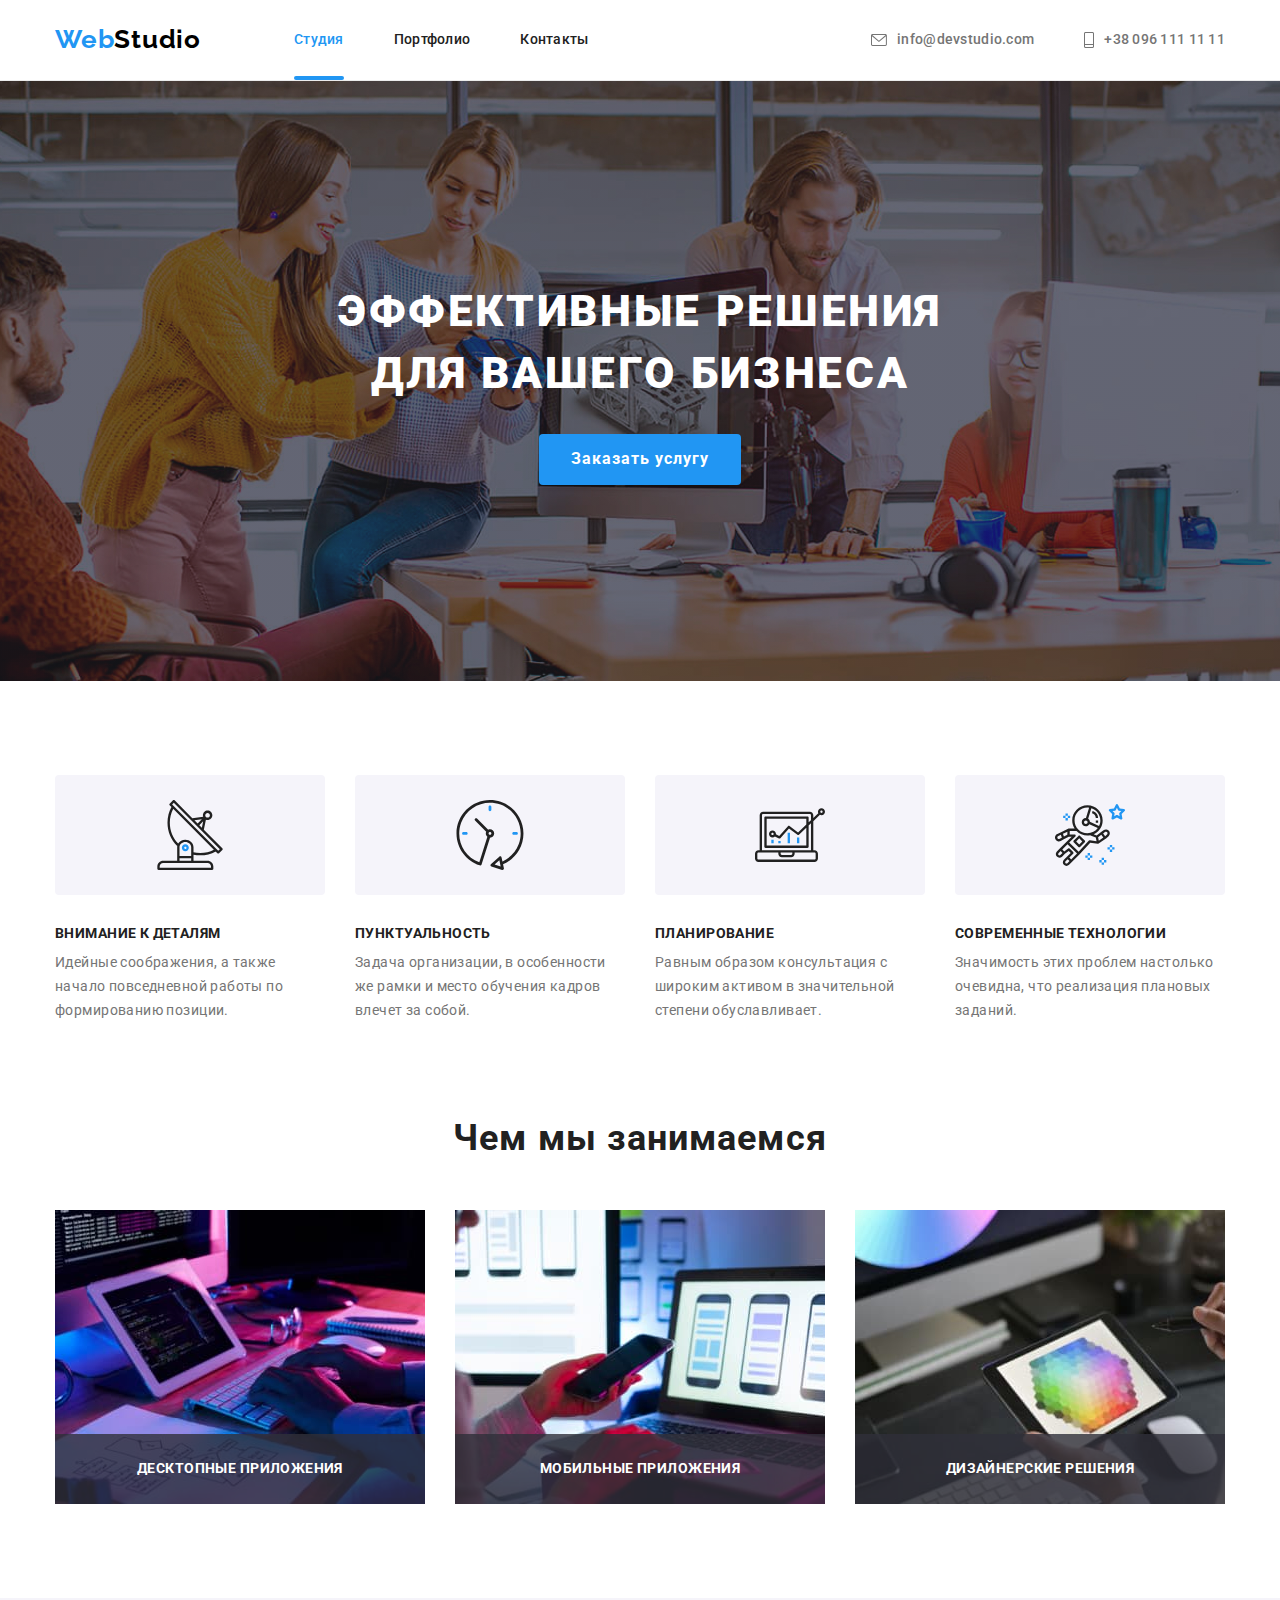
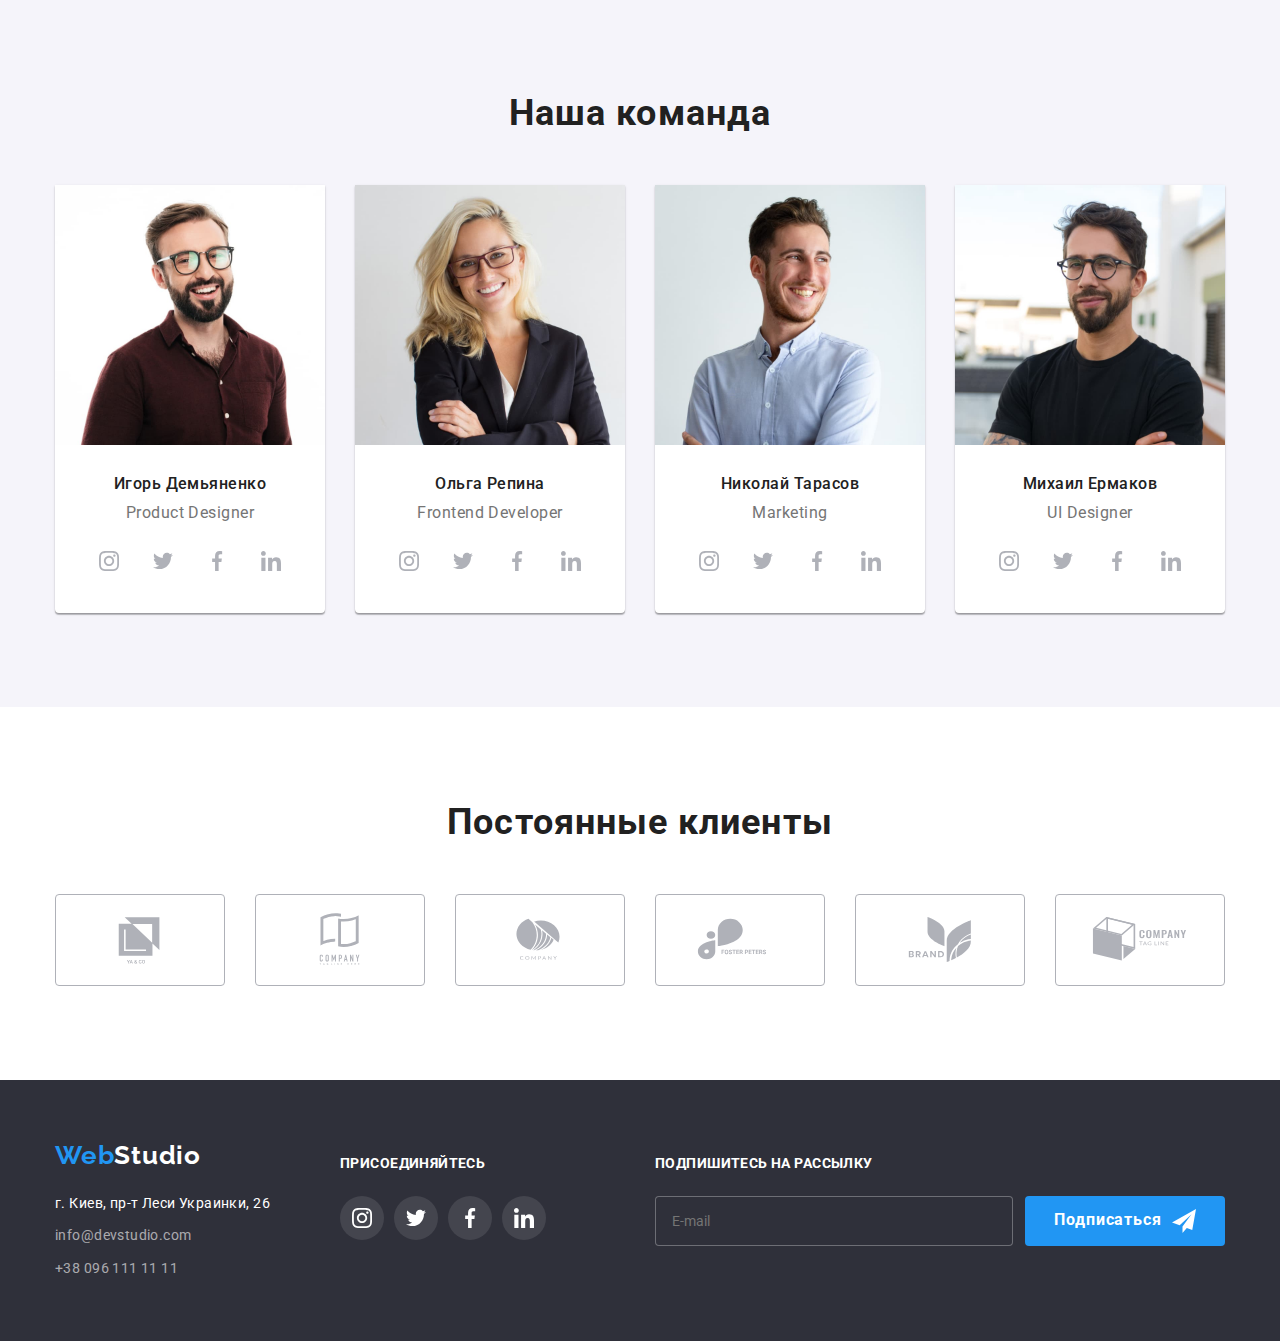
<file: index.html>
<!DOCTYPE html>
<html lang="ru">
<head>
  <meta charset="UTF-8">
  <meta http-equiv="X-UA-Compatible" content="IE=edge">
  <meta name="viewport" content="width=device-width, initial-scale=1.0">
  <title>goit-markup-hw-02</title>

  <link href="https://fonts.googleapis.com/css2?family=Raleway:wght@700&family=Roboto:wght@400;500;700;900&display=swap" rel="stylesheet">

  <link rel="stylesheet" href="https://cdnjs.cloudflare.com/ajax/libs/modern-normalize/1.1.0/modern-normalize.min.css">
  <link rel="stylesheet" href="https://cdnjs.cloudflare.com/ajax/libs/animate.css/4.1.1/animate.css"/>
  <link rel="stylesheet" href="./css/styless.css">

</head>


<body>
  <!-- Шапка -->
  <header class="header">
    <div class="container">
        <nav class="header-nav">
            <a href="./index.html" class="logo link black-color"><span class="blue">Web</span>Studio</a>
            <ul class="header-menu">
                <li class="link"><a href="./index.html" class="current">Студия</a></li>
                <li class="link"><a href="./portfolio.html">Портфолио</a></li>
                <li class="link"><a href="/">Контакты</a></li>
            </ul>
        </nav>
          <ul class="header-connection">
            <li class="link">
              <a href="mailto:info@devstudio.com" class="icon">
                <svg width="16" height="12" class="unit">
                  <use href="./images/icon/icons.svg#icon-mail"></use>
                </svg>
                info@devstudio.com
              </a>
            </li>
            <li class="link">
              <a href="tel:+380961111111" class="icon">
                <svg width="10" height="16" class="unit">
                  <use href="./images/icon/icons.svg#icon-tel"></use>
                </svg>
                +38 096 111 11 11
              </a>
            </li>
        </ul>
    </div>
  </header>

  <main>
    <!-- Герой -->
      <section class="hero">
        <div class="container main-message">
          <h1 class="text-hero">Эффективные решения<br>для вашего бизнеса</h1>
          <button data-modal-open type="button" class="button">Заказать услугу</button>
        </div>      
      </section>

    <!-- Преимущества -->
    <section class="advantage">
      <div class="container">
      <h2 hidden class="title">Преимущества</h2>
      <ul class="advantage-list">
        <li class="advantage-card antenna">
          <div class="advan">
            <svg class="part" width="70" height="70">
              <use href="./images/icon/icons.svg#icon-antenna"></use>
            </svg>
          </div>
          <h3 class="title">Внимание к деталям</h3>
          <p>Идейные соображения, а также начало повседневной работы по формированию позиции.</p>
        </li>
        <li class="advantage-card clock">
          <div class="advan">
            <svg class="part" width="70" height="70">
              <use href="./images/icon/icons.svg#icon-clock"></use>
            </svg>
          </div>
            <h3 class="title">Пунктуальность</h3>
            <p>Задача организации, в особенности же рамки и место обучения кадров влечет за собой.</p>
        </li>
        <li class="advantage-card diagram">
          <div class="advan">
            <svg class="part" width="70" height="70">
              <use href="./images/icon/icons.svg#icon-diagram"></use>
            </svg>
          </div>
            <h3 class="title">Планирование</h3>
            <p>Равным образом консультация с широким активом в значительной степени обуславливает.</p>
        </li>
        <li class="advantage-card astronaut">
          <div class="advan">
            <svg class="part" width="70" height="70">
              <use href="./images/icon/icons.svg#icon-astronaut"></use>
            </svg>
          </div>
            <h3 class="title">Современные технологии</h3>
            <p>Значимость этих проблем настолько очевидна, что реализация плановых заданий.</p>
        </li>
      </ul>
    </div>
    </section>
    <!-- Услуги -->
    <section class="services">
      <div class="container">
      <h2 class="title">Чем мы занимаемся</h2>
      <ul class="services-list">
        <li>
          <a href="/" class="link" aria-label="web site link">
            <img src="images/album/tablet-01.jpg" width="370" alt="Планшет и клавиатура">
            <p class="services-headline">Десктопные приложения</p>
          </a>
        </li>
        <li>
          <a href="/" class="link" aria-label="annexes link">
            <img src="images/album/laptop-01.jpg" width="370" alt="Ноутбук и телефон">
            <p class="services-headline">Мобильные приложения </p>
          </a>
        </li>
        <li>
          <a href="/" class="link" aria-label="design link">
            <img src="images/album/tablet-02.jpg" width="370" alt="Графисеский планшет и стилус">
            <p class="services-headline">Дизайнерские решения</p>
          </a>
        </li>
      </ul>
      </div>
    </section>

    <!-- Команда -->
    <section class="team">
      <div class="container">
        <h2 class="title">Наша команда</h2>
        <ul class="team-list">
          <li class="team-card">
            <img width="270" src="images/team/produkt.jpg" alt="мужчина в очках">
              <div class="team-description">
                <h3 class="title">Игорь Демьяненко</h3>
                <p>Product Designer</p>
                <ul class="social-icons">
                  <li>
                    <a href="#" class="icons" aria-label="Ссылка на Инстаграм"> 
                      <svg width="20" height="20">
                        <use href="./images/icon/icons.svg#icon-instagram"></use>
                      </svg>
                    </a>
                  </li>
                  <li>
                    <a href="#" class="icons" aria-label="Ссылка на Тивттер">
                      <svg width="20" height="20">
                        <use href="./images/icon/icons.svg#icon-twitter"></use>
                      </svg>
                    </a>
                  </li>
                  <li>
                    <a href="#" class="icons" aria-label="Ссылка на Фейсбук">
                      <svg width="20" height="20">
                        <use href="./images/icon/icons.svg#icon-facebook"></use>
                      </svg>
                  </a>
                  </li>
                  <li>
                    <a href="#" class="icons" aria-label="Ссылка на Линкедин">
                      <svg width="20" height="20">
                        <use href="./images/icon/icons.svg#icon-linkedin"></use>
                      </svg>
                    </a>
                  </li>
                </ul>
              </div>
          </li>
          <li class="team-card">
              <img width="270" src="images/team/frontend.jpg" alt="Девушка в очках">
              <div class="team-description">
                  <h3 class="title">Ольга Репина</h3>
                  <p>Frontend Developer</p>
                  <ul class="social-icons">
                    <li>
                      <a href="#" class="icons" aria-label="Ссылка на Инстаграм"> 
                        <svg width="20" height="20">
                          <use href="./images/icon/icons.svg#icon-instagram"></use>
                        </svg>
                      </a>
                    </li>
                    <li>
                      <a href="#" class="icons" aria-label="Ссылка на Тивттер">
                        <svg width="20" height="20">
                          <use href="./images/icon/icons.svg#icon-twitter"></use>
                        </svg>
                      </a>
                    </li>
                    <li>
                      <a href="#" class="icons" aria-label="Ссылка на Фейсбук">
                        <svg width="20" height="20">
                          <use href="./images/icon/icons.svg#icon-facebook"></use>
                        </svg>
                    </a>
                    </li>
                    <li>
                      <a href="#" class="icons" aria-label="Ссылка на Линкедин">
                        <svg width="20" height="20">
                          <use href="./images/icon/icons.svg#icon-linkedin"></use>
                        </svg>
                      </a>
                    </li>
                  </ul>
              </div>
          </li>
          <li class="team-card">
              <div>
                <img width="270" src="images/team/marceting.jpg" alt="Улыбающийся парень">
                <div class="team-description">
                  <h3 class="title">Николай Тарасов</h3>
                <p>Marketing</p>
                <ul class="social-icons">
                  <li>
                    <a href="#" class="icons" aria-label="Ссылка на Инстаграм"> 
                      <svg width="20" height="20">
                        <use href="./images/icon/icons.svg#icon-instagram"></use>
                      </svg>
                    </a>
                  </li>
                  <li>
                    <a href="#" class="icons" aria-label="Ссылка на Тивттер">
                      <svg width="20" height="20">
                        <use href="./images/icon/icons.svg#icon-twitter"></use>
                      </svg>
                    </a>
                  </li>
                  <li>
                    <a href="#" class="icons" aria-label="Ссылка на Фейсбук">
                      <svg width="20" height="20">
                        <use href="./images/icon/icons.svg#icon-facebook"></use>
                      </svg>
                  </a>
                  </li>
                  <li>
                    <a href="#" class="icons" aria-label="Ссылка на Линкедин">
                      <svg width="20" height="20">
                        <use href="./images/icon/icons.svg#icon-linkedin"></use>
                      </svg>
                    </a>
                  </li>
                </ul>
                </div>
          </li>
          <li class="team-card">
              <div>
                <img width="270" src="images/team/designer.jpg" alt="Мужчина в очках с ухмылкой">
                <div class="team-description">
                  <h3 class="title">Михаил Ермаков</h3>
                <p>UI Designer</p>
                <ul class="social-icons">
                  <li>
                    <a href="#" class="icons" aria-label="Ссылка на Инстаграм"> 
                      <svg width="20" height="20">
                        <use href="./images/icon/icons.svg#icon-instagram"></use>
                      </svg>
                    </a>
                  </li>
                  <li>
                    <a href="#" class="icons" aria-label="Ссылка на Тивттер">
                      <svg width="20" height="20">
                        <use href="./images/icon/icons.svg#icon-twitter"></use>
                      </svg>
                    </a>
                  </li>
                  <li>
                    <a href="#" class="icons" aria-label="Ссылка на Фейсбук">
                      <svg width="20" height="20">
                        <use href="./images/icon/icons.svg#icon-facebook"></use>
                      </svg>
                  </a>
                  </li>
                  <li>
                    <a href="#" class="icons" aria-label="Ссылка на Линкедин">
                      <svg width="20" height="20">
                        <use href="./images/icon/icons.svg#icon-linkedin"></use>
                      </svg>
                    </a>
                  </li>
                </ul>
              </div>
          </li>
        </ul>
      </div>
    </section>
    <!-- Постоянные клиенты -->
    <section class="clients">
      <h2 class="title">Постоянные клиенты</h2>
      <div class="container">
      <ul class="companies">
        <li>
          <a href="/" class="company">
            <svg width="106" height="60">
              <use href="./images/icon/icons.svg#icon-ya-and-co"></use>
            </svg>
          </a>
        </li>
        <li>
          <a href="/" class="company">
            <svg width="106" height="60">
              <use href="./images/icon/icons.svg#icon-tagline-here "></use>
            </svg>
          </a>
        </li>
        <li>
          <a href="/" class="company">
            <svg width="106" height="60">
              <use href="./images/icon/icons.svg#icon-company "></use>
            </svg>
          </a>
        </li>
        <li>
          <a href="/" class="company">
            <svg width="106" height="60">
              <use href="./images/icon/icons.svg#icon-foster-peters"></use>
            </svg>
          </a>
        </li>
        <li>
          <a href="/" class="company">
            <svg width="106" height="60">
              <use href="./images/icon/icons.svg#icon-brand"></use>
            </svg>
          </a>
        </li>
        <li>
          <a href="/" class="company">
            <svg width="106" height="60">
              <use href="./images/icon/icons.svg#icon-tag-line"></use>
            </svg>
          </a>
        </li>
      </ul>
    </div>
    </section>
    </main>


<!-- Подвал -->
<footer class="footer">
  <div class="container">
    <div class="footer-content">
      <div>
        <a href="./index.html" class="logo link white-color"><span class="blue">Web</span>Studio</a>
        <address class="address-block">
          <p class="address">г. Киев, пр-т Леси Украинки, 26</p>
          <ul class="footer-connection">
            <li><a href="mailto:info@devstudio.com" class="link">info@devstudio.com</a></li>
            <li><a href="tel:+380961111111" class="link">+38 096 111 11 11</a></li>
          </ul>
        </address>
      </div>
      <div class="social-links">
        <b class="headline">Присоединяйтесь</b>
        <ul class="social-icons-footer">
          <li>
            <a href="/" class="icons" aria-label="Ссылка на Инстаграм"> 
              <svg width="20" height="20">
                <use href="./images/icon/icons.svg#icon-instagram"></use>
              </svg>
            </a>
          </li>
          <li>
            <a href="/" class="icons" aria-label="Ссылка на Тивттер">
              <svg width="20" height="20">
                <use href="./images/icon/icons.svg#icon-twitter"></use>
              </svg>
            </a>
          </li>
          <li >
            <a href="/" class="icons" aria-label="Ссылка на Фейсбук">
              <svg width="20" height="20">
                <use href="./images/icon/icons.svg#icon-facebook"></use>
              </svg>
          </a>
          </li>
          <li>
            <a href="/" class="icons" aria-label="Ссылка на Линкедин">
              <svg width="20" height="20">
                <use href="./images/icon/icons.svg#icon-linkedin"></use>
              </svg>
            </a>
          </li>
        </ul>
      </div>



      <!-- Модальное окно в футуоре -->
      <div class="mailing">
        <b class="headline">Подпишитесь на рассылку</b>      
        <form class="mail-send-box">
          <div class="form-mail">
            <label hidden for="email">Почта</label>
            <input class="form-input" type="email" name="user-email" id="email" autocomplete="email" placeholder="E-mail" required>
          </div>
          <button type="submit" class="button send">Подписаться
            <svg width="24" height="24" class="icon-send">
              <use href="./images/icon/icons.svg#icon-send"></use>
            </svg>
          </button>
        </form>
      </div>


    </div>
  </div>
</footer>





<!-- Модальное окно! Оставьте свои данные мы вам перезвоним -->
<div data-modal class="backdrop is-hidden">
  <div class="modal-main">
    <button data-modal-close type="button" class="close">
      <svg width="11" height="11">
        <use href="./images/icon/icons.svg#icon-close"></use>
      </svg>
    </button>
    <b class="headline">Оставьте свои данные, мы вам перезвоним</b>
    

    <form class="js-speaker-form form-call-back">
    <div class="form-filed">
      <label for="name">Имя</label>
      <input class="form-input" type="text" name="user-name" id="name" minlength="2" placeholder=" " required autofocus>
      <svg width="18" height="18" class="form-input-icon">
        <use href="./images/icon/icons.svg#icon-person"></use>
      </svg>   
    </div>

    <div class="form-filed">
      <label for="tel">Телефон</label>
      <input class="form-input" type="tel" name="user-tel" id="tel" title="+8 123 456 78 91" required minlength="11" placeholder=" " required>
      <svg width="18" height="18" class="form-input-icon">
        <use href="./images/icon/icons.svg#icon-phone"></use>
      </svg>
    </div>
      
    <div class="form-filed">
      <label for="email">Почта</label>
      <input class="form-input" type="email" name="user-email" id="email" autocomplete="amail" placeholder=" " required>
      <svg width="18" height="18" class="form-input-icon">
        <use href="./images/icon/icons.svg#icon-mail-2"></use>
      </svg>
    </div>

    <div class="form-filed">
      <label for="comment">Комментарий</label>
      <textarea name="comment" id="comment" rows="6" placeholder="Введите текст" required class="form-input comment"></textarea>
    </div>

    <!-- <div class="agreement">
      <input class="checkbox" type="checkbox" name="agreement" value="agreement" id="agreement" required>
      <span class="icon-check"></span>
      <label for="agreement">Соглашаюсь с рассылкой и принимаю<a href="/"></a><span class="blue">Условия договора</span></a></label>
    </div> -->

    <label class="agreement" for="agreement">
      <input class="checkbox" type="checkbox" name="agreement" value="agreement" id="agreement" required>
      <span class="icon-check"></span>
      Соглашаюсь с рассылкой и принимаю &nbsp;<a href="/"></a><span class="blue">Условия договора</span></a>
    </label>
      
    <button type="submit" class="button">Отправить</button>
    </form>




  </div>
</div>




<!-- Подключение скрипта для работы модалки -->
<script src="./js/modal.js"></script>

<!-- Скрипт для временного изменения работы инпутов -->
<script>
  (() => {
    document
      .querySelector('.js-speaker-form')
      .addEventListener('submit', e => {
        e.preventDefault();

        new FormData(e.currentTarget).forEach((value, name) =>
          console.log(`${name}: ${value}`),
        );

        e.currentTarget.reset();
      });
  })();
</script>




</body>
</html>




<!-- Способы вставить svg-картинку -->
<!-- 1. (в html прямо inline в коде) через class="icon" в CSS можно будет задать ховер!
<svg width="200" height="200" class="icon" style="outline: 2px dashed #2a2a2a; ">
  <circle r="100" cx="50" cy="50" fill="tomato" stroke="#2a2a2a" stroke-width="4" />
</svg>

2. (в html через ссылку) - НЕЛЬЗЯ ничего поменять!
<img src="./images/icon/icon-circle.svg" alt="h">

3. (через CSS)  - НЕЛЬЗЯ ничего поменять
.icon-circle {
  display: inline-flex;
  width: 240px;
  height: 240px;
  border: 2px dashed #2a2a2a;
  border-radius: 8px;
  background-image: url("./images/icon/icon-circle.svg");
  background-repeat: no-repeat;
  background-size: contain;
}

4. (в html через спрайт)
<svg>
  <use href="./images/icon/sprite.svg#icon-circle"></use>
</svg> -->
</file>
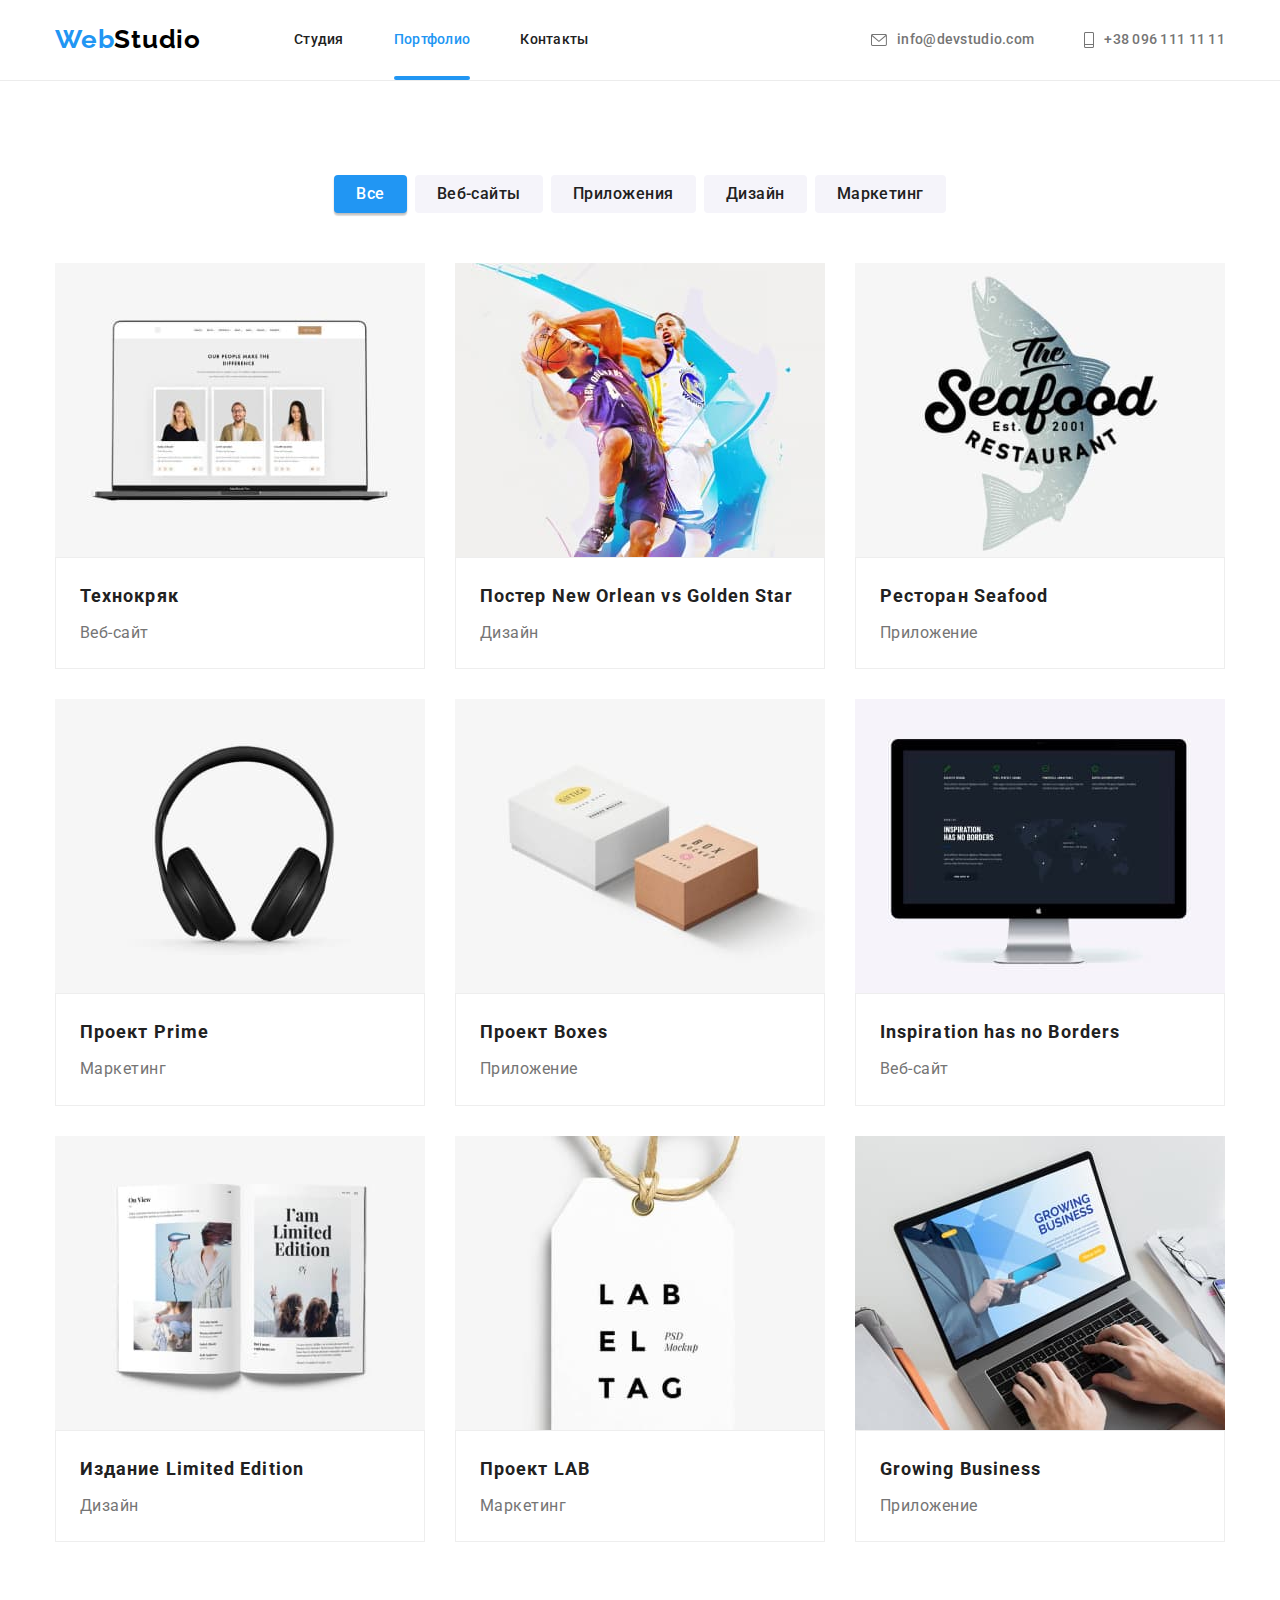
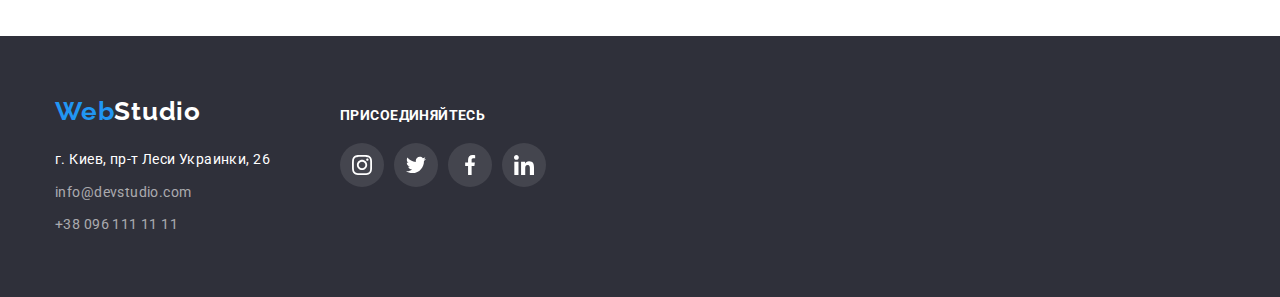
<file: portfolio.html>
<!DOCTYPE html>
<html lang="ru">
<head>
  <meta charset="UTF-8">
  <meta http-equiv="X-UA-Compatible" content="IE=edge">
  <meta name="viewport" content="width=device-width, initial-scale=1.0">
  <title>goit-markup-hw-02</title>

  <link href="https://fonts.googleapis.com/css2?family=Raleway:wght@700&family=Roboto:wght@400;500;700;900&display=swap" rel="stylesheet">

  <link rel="stylesheet" href="https://cdnjs.cloudflare.com/ajax/libs/modern-normalize/1.1.0/modern-normalize.min.css">
  <link rel="stylesheet" href="./css/styless.css">

</head>


<body>
    <!-- Шапка -->
  <header class="header">
    <div class="container">
        <nav class="header-nav">
            <a href="./index.html" class="logo link black-color"><span class="blue">Web</span>Studio</a>
            <ul class="header-menu">
                <li class="link"><a href="./index.html">Студия</a></li>
                <li class="link"><a href="./portfolio.html" class="current">Портфолио</a></li>
                <li class="link"><a href="/">Контакты</a></li>
            </ul>
        </nav>
          <ul class="header-connection">
            <li class="link">
              <a href="mailto:info@devstudio.com" class="icon">
                <svg width="16" height="12" class="unit">
                  <use href="./images/icon/icons.svg#icon-mail"></use>
                </svg>
                info@devstudio.com
              </a>
            </li>
            <li class="link">
              <a href="tel:+380961111111" class="icon">
                <svg width="10" height="16" class="unit">
                  <use href="./images/icon/icons.svg#icon-tel"></use>
                </svg>
                +38 096 111 11 11
              </a>
            </li>
        </ul>
    </div>
  </header>
  


<main>
    <!-- Каталог выполненных работ -->
<section class="portfolio-page">
    <div class="container">
        <h1 class="title" hidden>Наше портфолио</h1>
        <ul class="button-nav">
            <li class="bt"><button type="button" class="button secondary">Все</button></li>
            <li class="bt"><button type="button" class="button primary">Веб-сайты</button></li>
            <li class="bt"><button type="button" class="button primary">Приложения</button></li>
            <li class="bt"><button type="button" class="button primary">Дизайн</button></li>
            <li class="bt"><button type="button" class="button primary">Маркетинг</button></li>
        </ul>

        <div class="portfolio">       
            <ul class="portfolio-cards">
            <li class="portfolio-card">
                <a href="" class="link">
                  <div class="thumb">
                  <img class="img" width="370" src="./images/portfolio/tehnokryak.jpg" alt="Веб-сайт">
                  <p class="description">Технокряк это современная площадка распространения коронавируса. 
                    Компании используют эту платформу для цифрового шпионажа и атак на защищённые сервера конкурентов.
                  </p>  
                  </div>
                    <div class="card-name">
                        <h3 class="title">Технокряк</h3>
                        <p>Веб-сайт</p>
                    </div>
                </a>
            </li>
            <li class="portfolio-card">
                <a href="" class="link">
                  <div class="thumb">
                  <p class="description">Технокряк это современная площадка распространения коронавируса. 
                    Компании используют эту платформу для цифрового шпионажа и атак на защищённые сервера конкурентов.
                  </p>
                  <img  class="img" width="370" src="./images/portfolio/new-orlean-vs-golden-star.jpg" alt="Два баскетболиста">
                </div>
                    <div class="card-name">
                        <h3 class="title">Постер New Orlean vs Golden Star</h3>
                        <p>Дизайн</p>
                    </div>
                </a>
            </li>
            <li class="portfolio-card">
                <a href="" class="link">
                  <div class="thumb">
                  <p class="description">Технокряк это современная площадка распространения коронавируса. 
                    Компании используют эту платформу для цифрового шпионажа и атак на защищённые сервера конкурентов.
                  </p>
                  <img  class="img" width="370" src="./images/portfolio/seafood.jpg" alt="Логотип ресторана с рыбой">
                </div>
                    <div class="card-name">
                        <h3 class="title">Ресторан Seafood</h3>
                        <p>Приложение</p>
                </div>
                </a>
            </li>
            <li class="portfolio-card">
                <a href="" class="link">
                  <div class="thumb">
                  <p class="description">Технокряк это современная площадка распространения коронавируса. 
                    Компании используют эту платформу для цифрового шпионажа и атак на защищённые сервера конкурентов.
                  </p>
                  <img  class="img" width="370" src="./images/portfolio/prime.jpg" alt="Наушники">
                </div>
                  <div class="card-name">
                        <h3 class="title">Проект Prime</h3>
                        <p>Маркетинг</p>
                    </div>
                </a>
            </li>
            <li class="portfolio-card">
                <a href="" class="link">
                  <div class="thumb">
                  <p class="description">Технокряк это современная площадка распространения коронавируса. 
                    Компании используют эту платформу для цифрового шпионажа и атак на защищённые сервера конкурентов.
                  </p>
                  <img  class="img" width="370" src="./images/portfolio/boxes.jpg" alt="Две коробки">
                </div>
                <div class="card-name">
                        <h3 class="title">Проект Boxes</h3>
                        <p>Приложение</p>
                    </div>
                </a>
            </li>
            <li class="portfolio-card">
                <a href="" class="link">
                  <div class="thumb">
                  <p class="description">Технокряк это современная площадка распространения коронавируса. 
                    Компании используют эту платформу для цифрового шпионажа и атак на защищённые сервера конкурентов.
                  </p>
                  <img  class="img" width="370" src="./images/portfolio/inspiration-has-no-borders.jpg" alt="Веб-сайт с темным фоном">
                </div>
                <div class="card-name">
                        <h3 class="title">Inspiration has no Borders</h3>
                        <p>Веб-сайт</p>
                    </div>
                </a>
            </li>
            <li class="portfolio-card">
                <a href="" class="link">
                  <div class="thumb">
                  <p class="description">Технокряк это современная площадка распространения коронавируса. 
                    Компании используют эту платформу для цифрового шпионажа и атак на защищённые сервера конкурентов.
                  </p>
                  <img  class="img" width="370" src="./images/portfolio/limited-edition.jpg" alt="Разворот журнала">
                </div>
                <div class="card-name">
                        <h3 class="title">Издание Limited Edition</h3>
                        <p>Дизайн</p>
                    </div>
                </a>
            </li>


            <li class="portfolio-card">
                <a href="" class="link">
                  <div class="thumb">
                  <p class="description">Технокряк это современная площадка распространения коронавируса. 
                    Компании используют эту платформу для цифрового шпионажа и атак на защищённые сервера конкурентов.
                  </p>
                  <img  class="img" width="370" src="./images/portfolio/lab.jpg" alt="Бирка с шрифтовым логотипом">
                </div>
                  <div class="card-name">
                        <h3 class="title">Проект LAB</h3>
                        <p>Маркетинг</p>
                    </div>
                </a>
            </li>

            
            <li class="portfolio-card">
                <a href="" class="link">
                  <div class="thumb">
                  <p class="description">Технокряк это современная площадка распространения коронавируса. 
                    Компании используют эту платформу для цифрового шпионажа и атак на защищённые сервера конкурентов.
                   </p>
                    <img  class="img" width="370" src="./images/portfolio/growing-business.jpg" alt="Ноутбук с сайтом">
                  </div>
                    <div class="card-name">
                        <h3 class="title">Growing Business</h3>
                        <p>Приложение</p>
                    </div>
                </a>
            </li>
            </ul>
        </div>
    </div>
</section>
</main>

<!-- Подвал -->
<footer class="footer">
    <div class="container">
      <div class="footer-content">
        <div>
          <a href="./index.html" class="logo link white-color"><span class="blue">Web</span>Studio</a>
          <address class="address-block">
            <p class="address">г. Киев, пр-т Леси Украинки, 26</p>
            <ul class="footer-connection">
              <li><a href="mailto:info@devstudio.com" class="link">info@devstudio.com</a></li>
              <li><a href="tel:+380961111111" class="link">+38 096 111 11 11</a></li>
            </ul>
          </address>
        </div>
        <div class="social-links">
          <p class="headline">Присоединяйтесь</p>
          <ul class="social-icons-footer">
            <li>
              <a href="#" class="icons" aria-label="Ссылка на Инстаграм"> 
                <svg width="20" height="20">
                  <use href="./images/icon/icons.svg#icon-instagram"></use>
                </svg>
              </a>
            </li>
            <li>
              <a href="#" class="icons" aria-label="Ссылка на Тивттер">
                <svg width="20" height="20">
                  <use href="./images/icon/icons.svg#icon-twitter"></use>
                </svg>
              </a>
            </li>
            <li >
              <a href="#" class="icons" aria-label="Ссылка на Фейсбук">
                <svg width="20" height="20">
                  <use href="./images/icon/icons.svg#icon-facebook"></use>
                </svg>
            </a>
            </li>
            <li>
              <a href="#" class="icons" aria-label="Ссылка на Линкедин">
                <svg width="20" height="20">
                  <use href="./images/icon/icons.svg#icon-linkedin"></use>
                </svg>
              </a>
            </li>
        </div>
      </div>
    </div>
  </footer>
  
  
</body>
</html>
</file>
<file: css/styless.css>
:root {
    --brand-color: #2196F3;
    --text: #757575;
    --title: #212121;
    --bg-color: #ffffff;
    --secondary-bg-color:#F5F4FA;
    --third-bg-color: #2F303A;
}

body {
    position: relative;
    font-family: 'Raleway', sans-serif;
    font-family: 'Roboto', sans-serif;
    /* Основной цвет текста */
    color:var(--text);
    font-size: 14px;
    line-height: 1.7;
    letter-spacing: 0.03em;
    /* Основной цвет фона #ffffff */
    background-color:var(--bg-color);
    margin: 0;
}

/* Отмена стилей по умолчанию */
a {text-decoration:none;}

ul {
    list-style:none;
    padding: 0;
    margin: 0;
}

h1,h2,h3,p {margin: 0;}

/* Глобальное придание всем елемента типа рассчета блочных элементов border-box 
Правильно делать именно так!!!!!!!!!!! */
html{
    box-sizing: border-box;
}

*,
*::before,
*::after {
  box-sizing:inherit;
}

/* Для ровности цифр в строке */
*{font-variant-numeric:lining-nums;}

/* Придание выделению определенного цвета */
*::selection {
color: #ffffff;
background-color:var(--brand-color);
}

/* Класс для всех обычных ссылок */
.primary,
button {
    background-color: transparent;
    cursor: pointer;
}





/* Классы для быстрой раскраски в фирменные цвета */
.blue {color:var(--brand-color);}

.white-color {color:var(--bg-color);}

.black-color {color:#000000;}

/* основной цвет заголовков */
.title {color:var(--title);}






/* Основной стиль блоков сайта */
.container {
    max-width: 1200px;
    padding-left: 15px;
    padding-right: 15px;
    margin: 0 auto; 
    /* outline: 1px dashed #f44336; */
}




/* Лого */
.logo{
    font-family: Raleway;
    font-weight: 700;
    font-size: 26px;
    line-height: 1.2;
    letter-spacing: 0.03em;
}




/* Кнопки сайта */
.button {
    font-family: inherit;
    cursor: pointer;
    border-radius: 4px;
    border: 0;
    /* border: 1px solid transparent; */
}




/* Хедер */
.header {
    border-bottom: 1px solid #ECECEC;
}

.header .container{
    display: flex;
    align-items: center;
}

.header-nav {
    display: flex;
    align-items: center;
}

.header-nav .logo{
    margin-top: 24px;
    margin-bottom: 25px;
}

.header-menu{
    display: flex;
    margin-left: 93px;
}

/* .header-menu .link:not(:last-child){
    margin-right: 50px;} */
/* Лучше писать так: */
.header-menu .link + .link{
    margin-left: 50px;
}

.header-menu a{
    font-weight: 500;
    font-size: 14px;
    color:var(--title);
    line-height: 1.1;
    letter-spacing: 0.02em;
    transition: color 250ms cubic-bezier(0.4, 0, 0.2, 1);
}

/* Стили для состояний ссылок меню при наведении мыши */
.header-menu a:hover,
.header-menu a:focus{
    color:var(--brand-color);

}

/* Текущая (а потому активная) ссылка в навигации */
.header-menu .current {
    position: relative;
    color:var(--brand-color);
}

.header-menu .current::before{
    content: "";
    position: absolute;
    left: 0;
    bottom: -33px;
    display: block;
    width: 100%;
    height: 4px;
    border-radius: 2px;
    background-color: var(--brand-color);
}

.header-connection{
    display: flex;
    justify-content: flex-end;
    margin-left: auto;
}

.header-connection .link + .link{
    margin-left: 50px;
}

.header-connection a{
    font-weight: 500;
    font-size: 14px;
    color:var(--text);
    line-height: 1.1;
    letter-spacing: 0.02em;
}

/* Сами элементы before и after строчные (inline), но мы не задали здесь им display: inline-block; 
потому что их родительскому класу уже присвоен display: flex; который они унаследовали*/
/* .header-connection .mail::before{
    width: 16px;
    height: 12px;
    content: "";
    color: var(--text);
    margin-right: 10px;
    background-image: url(../images/icon/icon-mail.svg);
    background-size: contain;
}

.header-connection .tel::before{
    width: 10px;
    height: 16px;
    content: "";
    color: var(--text);
    margin-right: 10px;
    background-image: url(../images/icon/icon-tel.svg);
    background-size: contain;
} */

.header-connection .icon{
    display: flex;
    align-items: center;
    transition: color 250ms cubic-bezier(0.4, 0, 0.2, 1);
}

.header-connection .icon:hover,
.header-connection .icon:focus{
    color: var(--brand-color);
}


/* Свойство fill: currentColor; чтобы иконка просто наследовала цвет родителя))) */
.unit{
    margin-right: 10px;
    /* fill: var(--text); */
    fill: currentColor;
}


/* Герой секция */
.hero{
    padding-top: 200px; 
    padding-bottom: 200px; 
    
    max-width: 1600px;
    height: 600px;
    margin-left: auto;
    margin-right: auto;
    background-image: 
    linear-gradient(to right, rgba(47, 48, 58, 0.4),rgba(47, 48, 58, 0.4)), 
    url(../images/album/hero.jpg);
    background-repeat: no-repeat;
    background-position: center;
    background-size: cover;

    background-color: var(--third-bg-color); 
}

.hero .button{
    display: block;
    color: var(--bg-color);
    background-color: var(--brand-color);
    padding: 10px 32px;
    margin: 0px auto;
    box-shadow: 0px 4px 4px rgba(0, 0, 0, 0.15);
    font-weight: 700;
    font-size: 16px;
    line-height: 1.9;
    letter-spacing: 0.06em;
    transition: background-color 250ms cubic-bezier(0.4, 0, 0.2, 1);
}

.hero .button:hover,
.hero .button:focus {
    background-color:#188CE8;
}

.text-hero{
    color:#ffffff;
    font-weight: 900;
    font-size: 44px;
    line-height: 1.4;
    letter-spacing: 0.06em;
    text-transform: uppercase;
    text-align: center;
    margin-bottom: 30px;
}






/* Преимущества секция */
.advantage{
    padding-top: 94px; 
    padding-bottom: 94px; 
}

.advantage-list{
    display: flex;
    justify-content: space-between;
}

.advantage-card{
    width: calc((100% - 90px)/4);
}

/* .advantage-card::before{
    display: inline-block; 
    width: 270px;
    height: 120px;
    content: "";
    background-repeat: no-repeat;
    background-color: var(--secondary-bg-color);
    background-position: 50% 50%;
    border-radius: 4px;
    margin-bottom: 30px;
}

.advantage-list .antenna::before{
background-image: url(../images/icon/icon-antenna.svg);
}

.advantage-list .clock::before{
    background-image: url(../images/icon/icon-clock.svg);
}

.advantage-list .diagram::before{
    background-image: url(../images/icon/icon-diagram.svg);
}

.advantage-list .astronaut::before{
    background-image: url(../images/icon/icon-astronaut.svg);
} */

.advantage-card + .advantage-card{
    margin-left: 30px;
}

.advantage h3 {
    margin-bottom: 10px;
    font-weight: 700;
    font-size: 14px;
    line-height: 16px;
    letter-spacing: 1.1;
    text-transform: uppercase;
}

.advan{
    display: flex; 
    justify-content: center;
    align-items: center;
    width: 270px;
    height: 120px;
    background-color: var(--secondary-bg-color);
    border-radius: 4px;
    margin-bottom: 30px;
}






/* Услуги секция */
.services{
    padding-bottom: 94px;
}

.services-list{
    display: flex;
    align-items: center;
    justify-content: space-between;
    margin: 0;
    line-height: 0;
}



.services-list .link{
    position: relative;
    display: flex;
}


.services-list .services-headline {
    position: absolute;
    bottom: 0;
    left: 0;
    width: 100%;
    height: 70px;
    padding-top: 27px;

    background-color: rgba(47, 48, 58, 0.8);
    color: #FFFFFF;
    font-weight: 700;
    font-size: 14px;
    line-height: 1.14;
    text-align: center;
    letter-spacing: 0.03em;
    text-transform: uppercase;
}



.services h2{
    font-weight: 700;
    font-size: 36px;
    line-height: 1.2;
    letter-spacing: 0.03em;
    text-align: center;
    margin-bottom: 50px;
}




/* Команда секция */
.team{
    background-color: var(--secondary-bg-color);
    padding-top: 94px;
    padding-bottom: 94px;
}

.team-list{
    display: flex;
    align-items: center;
    justify-content: space-between;
}

.team-card{
    display: block;
    font-size: 0;
    background-color: var(--bg-color);
    border-radius: 0px 0px 4px 4px;
    box-shadow: 0px 1px 3px rgba(0, 0, 0, 0.12), 0px 1px 1px rgba(0, 0, 0, 0.14), 0px 2px 1px rgba(0, 0, 0, 0.2);
}

.team-description{
    padding-top: 30px;
    padding-bottom: 30px;
}




.team h2{
    font-weight: 700;
    font-size: 36px;
    line-height: 1.2;
    letter-spacing: 0.03em;
    text-align: center;
    margin-bottom: 50px;
}

.team-card h3 {
    font-weight: 500;
    font-size: 16px;
    text-align: center;
    line-height: 1.18;
    letter-spacing: 0.03em;
    margin-bottom: 10px;
}

.team-card p{
    font-size: 16px;
    text-align: center;
    color: var(--text);
    line-height: 1.18;
    letter-spacing: 0.03em;
    margin-bottom: 16px;
}



/* Соц.сети иконки в команде */
.social-icons{
    display: flex;
    justify-content: center;
    align-items: center;
}


.social-icons .icons{
    display: flex;
    justify-content: center;
    align-items: center;
    width: 44px;
    height: 44px;
    border-radius: 50%;
    fill: #AFB1B8;
    transition: background-color 250ms cubic-bezier(0.4, 0, 0.2, 1), 
    fill 250ms cubic-bezier(0.4, 0, 0.2, 1);
}

.social-icons li + li{
    margin-left: 10px;
}

.social-icons .icons:hover,
.social-icons .icons:focus{
    fill: var(--bg-color);
    background-color: var(--brand-color);
}






/* Постоянные клиенты секция */
.clients{
    padding-top: 94px;
    padding-bottom: 94px;
}

.clients h2{
    font-weight: 700;
    font-size: 36px;
    line-height: 1.2;
    letter-spacing: 0.03em;
    text-align: center;
    margin-bottom: 50px;
}

.companies{
    display: flex;
    align-items: center;
    justify-content: space-between;
}

.companies li + li{
margin-left: 30px;
}

.company{
    display: flex;
    width: 170px;
    height: 92px;
    border: 1px solid #AFB1B8;
    border-radius: 4px;
    justify-content: center;
    align-items: center;
    fill: #AFB1B8;
    transition: fill 250ms cubic-bezier(0.4, 0, 0.2, 1), 
    border 250ms cubic-bezier(0.4, 0, 0.2, 1);
}

.company:hover,
.company:focus{
    fill: var(--brand-color);
    border: 1px solid var(--brand-color);
}





/* Страница портфолио */
/* Портфолио секция */
.portfolio-page{
    padding-top: 94px;
    padding-bottom: 94px;
}

/* Блок фильтра потфолио */
.button-nav{
    display: flex;
    justify-content: center;
    margin-bottom: 50px;
}

.button-nav .button{
    font-weight: 500;
    font-size: 16px;
    line-height: 1.6;
    letter-spacing: 0.03em;
    padding: 6px 22px;
}

.button-nav .bt + .bt{
    margin-left: 8px;
}

/* Стилизация кнопок блока фильтра */
.button-nav .primary {
    color: var(--title);
    background-color:var(--secondary-bg-color);
    transition: background-color 250ms cubic-bezier(0.4, 0, 0.2, 1),
    color 250ms cubic-bezier(0.4, 0, 0.2, 1),
    box-shadow 250ms cubic-bezier(0.4, 0, 0.2, 1);
}

.button-nav .primary:hover,
.button-nav .primary:focus {
    color: var(--bg-color);
    background-color:var(--brand-color);
    box-shadow: 0px 3px 1px rgba(0, 0, 0, 0.1), 0px 1px 2px rgba(0, 0, 0, 0.08), 0px 2px 2px rgba(0, 0, 0, 0.12);
}

.button-nav .secondary {
    color: var(--bg-color);
    background-color:var(--brand-color);
    box-shadow: 0px 3px 1px rgba(0, 0, 0, 0.1), 0px 1px 2px rgba(0, 0, 0, 0.08), 0px 2px 2px rgba(0, 0, 0, 0.12);
    transition: background-color 250ms cubic-bezier(0.4, 0, 0.2, 1);
}

.button-nav .secondary:hover,
.button-nav .secondary:focus {
    background-color:#188CE8;
}





/* Карточка работы в портфолио */
.portfolio-cards{
    display: flex;
    flex-wrap: wrap;
    /* justify-content: space-between; */
}

/* .portfolio-card{
    width: 370px;
    margin-right: 30px;
    margin-bottom: 30px;
} */
/* Правильнее задать ширину в процентах!!! */
/* calc((100% - кол-во маржинов в строке * значение маржина) / кол-во элементов в строке */
.portfolio-card{
    display: block;
    font-size: 0;
    width: calc((100% - 60px)/3);
    margin-right: 30px;
    margin-bottom: 30px;
    transition: box-shadow 250ms cubic-bezier(0.4, 0, 0.2, 1);
}

.portfolio-card:nth-child(3n){
    margin-right: 0;
}

.portfolio-card:nth-last-child(-n+3){
    margin-bottom: 0;
}

.portfolio-card:hover,
.portfolio-card:focus{
    box-shadow: 0px 1px 1px rgba(0, 0, 0, 0.12), 0px 4px 4px rgba(0, 0, 0, 0.06), 1px 4px 6px rgba(0, 0, 0, 0.16);
}






.portfolio-card .thumb{
    position: relative;
    overflow: hidden;
}

.thumb .description{
    display: flex;
    align-items: center;
    /* opacity: 0; */

    position: absolute;
    top: 0;
    left: 0;
    width: 100%;
    height: 294px;
    padding: 24px;
 
    background: rgba(33, 150, 243, 0.9);
    
    color: #FFFFFF;
    font-weight: 400;
    font-size: 18px;
    line-height: 1.55;
    letter-spacing: 0.03em;

    transition: transform 250ms cubic-bezier(0.4, 0, 0.2, 1);
    transform: translateY(100%);
}

.portfolio-card:hover .description{
    opacity: 1;

    transform: translateY(0);
}


    








.card-name{
    border: 1px solid #EEEEEE;
    padding: 20px 24px;
}

.card-name h3{
    font-weight: 700;
    font-size: 18px;
    line-height: 2;
    letter-spacing: 0.06em;
}

.card-name p{
    font-size: 16px;
    line-height: 1.9;
    letter-spacing: 0.03em;
    color:var(--text);
    margin-top: 4px;
}






/* Футер */
.footer{
    background-color: var(--third-bg-color);
    padding-top: 60px;
    padding-bottom: 60px;
}

.footer-content{
    display: flex;
}

.address-block{
    margin-top: 20px;
}

.address{
    color:var(--bg-color);
    font-style: normal;
    font-size: 14px;
    line-height: 1.7;
    letter-spacing: 0.03em;
}

.footer-connection .link{ 
    display: inline-block;   
    color:rgba(255, 255, 255, 0.6);
    font-size: 14px;
    line-height: 1.7;
    letter-spacing: 0.03em;
    font-style: normal;
    margin-top: 9px;
    transition: color 250ms cubic-bezier(0.4, 0, 0.2, 1);
}

.footer-connection .link:hover,
.footer-connection .link:focus { 
    color:var(--brand-color);
}


.social-links{
    margin-left: 70px;
    margin-top: 12px;
}

.social-links .headline,
.mailing .headline{
    color: var(--bg-color);
    text-transform: uppercase;
    font-family: Roboto;
    font-weight: bold;
    font-size: 14px;
    line-height: 1.1;
    letter-spacing: 0.03em;
}

/* Соц.сети иконки в футуре*/

.social-icons-footer{
    display: flex;
    margin-top: 20px;
}

.social-icons-footer li + li{
    margin-left: 10px;
}

.social-icons-footer .icons{
    display: flex;
    justify-content: center;
    align-items: center;
    width: 44px;
    height: 44px;
    background-color:rgba(255, 255, 255, 0.1);
    border-radius: 50%;
    fill: var(--bg-color);
    transition: background-color 250ms cubic-bezier(0.4, 0, 0.2, 1);
}

.social-icons-footer .icons:hover,
.social-icons-footer .icons:focus{
    background-color: var(--brand-color);
}





/* Форма в футоре */
.mailing{
    margin-left: auto;
    margin-top: 12px;
}

.mail-send-box{
    display: flex;
    margin-top: 20px;
}

.form-mail .form-input{
    display: inline-block;
    width: 358px;
    height: 50px;
    padding: 0 10px 0 16px;

    border: 1px solid rgba(255, 255, 255, 0.3);
    background-color: var(--third-bg-color);
    border-radius: 4px;

    transition: border-color 250ms cubic-bezier(0.4, 0, 0.2, 1);
}

.form-mail:hover .form-input,
.form-mail:focus .form-input{
    border-color: var(--brand-color)
}

.send{
    display: flex;
    align-items: center;
    justify-content: center;

    width: 200px;
    height: 50px;
    margin-left: 12px;

    border-radius: 4px;
    background-color: var(--brand-color);

    color: var(--bg-color);
    font-weight: 700;
    font-size: 16px;
    line-height: 1.9; 
    letter-spacing: 0.06em;

    transition: background-color 250ms cubic-bezier(0.4, 0, 0.2, 1);
}

.send:hover,
.senf:focus{
    background-color:#188CE8;
}

.icon-send{
    fill: var(--bg-color);
    margin-left: 10px;
}








/* Модальное окно на главной стр */
.backdrop{
    position: fixed;
    top: 0;
    left: 0;
    width: 100%;
    height: 100vh;
    background-color: rgba(0, 0, 0, 0.2);

    transition: opacity 250ms cubic-bezier(0.4, 0, 0.2, 1);
    opacity: 1;
    visibility: visible;
    backdrop-filter: blur(10px);
}

.backdrop.is-hidden{
    pointer-events: none;
    opacity: 0;
    visibility: hidden;
}

.backdrop.is-hidden .modal-main{
    transform: translate(-50%, -50%) scale(0.8);
}








/* Сама модалка */
.modal-main{
    position: absolute;
    top: 50%;
    left: 50%;
    transform: translate(-50%, -50%) scale(1);
    transition: transform 250ms cubic-bezier(0.4, 0, 0.2, 1);
    
    width: 528px;
   
    background-color: var(--bg-color);
    box-shadow: 0px 1px 3px rgba(0, 0, 0, 0.12), 0px 1px 1px rgba(0, 0, 0, 0.14), 0px 2px 1px rgba(0, 0, 0, 0.2);
    border-radius: 4px;
    padding: 40px;
}

.modal-main .close{
    position: absolute;
    right: 8px;
    top: 8px;

    display: flex;
    justify-content: center;
    align-items: center;
    width: 30px;
    height: 30px;
    border-radius: 50%;
    border: 1px solid rgba(0, 0, 0, 0.1);
    fill: #000;
    cursor: pointer;
}

.modal-main .close:hover,
.modal-main .close:focus{
    fill: var(--brand-color);
}

/* Контент модалки */

/* стиль заголовка */
.modal-main .headline{
    display: block;
    font-weight: 700;
    font-size: 20px;
    line-height: 1.15;
    text-align: center;
    letter-spacing: 0.03em;
    color: var(--title);
    margin-bottom: 12px;
}

/* Стиль для коробки, внутри которой инпут, лейбл, иконка */
.form-filed{
    position: relative;
    margin-top: 28px;
}

/* Стиль подписи к формам */
.form-filed label{
    position: absolute;
    top: -18px;

    font-weight: 400;
    font-size: 12px;
    line-height: 1.17;
    letter-spacing: 0.01em;
}

/* Cтиль инпутов */
.form-filed .form-input{
    /* display: block; */
    width: 100%;
    height: 40px;
    padding: 0 10px 0 35px;
    /* text-indent: 16px; */

    border: 1px solid rgba(33, 33, 33, 0.2);
    border-radius: 4px;
    color: var(--title);
    transition: border-color 250ms cubic-bezier(0.4, 0, 0.2, 1);
}

.form-filed .form-input:hover,
.form-filed .form-input:focus{
    border-color: var(--brand-color); 
}

/* Стиль иконки в инпуте */
.form-filed .form-input-icon{
    display: block;
    position: absolute;
    top: 50%;
    left: 10px;
    transform: translateY(-50%);
    fill: var(--title);
    transition: fill 250ms cubic-bezier(0.4, 0, 0.2, 1),
    transform 250ms cubic-bezier(0.4, 0, 0.2, 1);
}

/*  + говорит следущее: возьми одного нижнего соседа с тегом svg */
/* `  (тильда) говорит следущее: возьми всех нижних соседей с тегом svg*/
/* :focus-within - означает не только фокус на этом эелементе, 
но и фокус на любом из потомков этого элемента */
.form-filed .form-input:hover + svg,
.form-filed .form-input:focus + svg{
    fill: var(--brand-color);
    transform: translateY(-65%) ;
}

/* Отобразить валидное и невалидное заполнеие инпутов */
.form-filed .form-input:not(:placeholder-shown):required:valid {
    border-color: green;
}
.form-filed .form-input:not(:placeholder-shown):required:invalid {
    border-color: red;
}

/* Стиль плейсхолдера */
.form-filed textarea::placeholder,
.form-filed input::placeholder{
    font-weight: 400;
    font-size: 12px;
    line-height: 1.7;
    letter-spacing: 0.01em;
    color: rgba(117, 117, 117, 0.5);
}

/* Cтиль инпута-Комметарий  */
.form-filed .form-input.comment{
    position: relative;
    resize: vertical;
    height: 120px;

    padding: 12px 16px;
}



/* Чекбокс с соглашением */
.agreement{
    display: flex;
    align-items: center;
    justify-content: center;
    margin-top: 20px;
    margin-left: 8px;

    font-weight: 400;
    font-size: 14px;
    line-height: 1.7;
    letter-spacing: 0.03em;
}


.agreement .blue{
    margin-left: 5px;
    text-decoration: underline;
    cursor: pointer;
}


/* Скрываем дефолтный чекбокс 100% ахуенным способом*/
.agreement .checkbox{
    position: absolute;
    width: 1px;
    height: 1px;
    margin: -1px;
    border: 0;
    padding: 0;
    clip: rect(0 0 0 0);
    overflow: hidden;
}

/* Стиль чекбокса */
.icon-check{
    display: inline-block;
    width: 16px;
    height: 15px;
    margin-right: 7px;

    border: 1.8px solid var(--third-bg-color);
    border-radius: 2px;
    transition: border-color 250ms cubic-bezier(0.4, 0, 0.2, 1);
}

.checkbox:checked + .icon-check{
    border-color: transparent;
    background-color: var(--brand-color);
    background-image: url("../images/icon/mark-chek.svg");
    background-size: contain;
    background-origin: border-box;
    transition: background-color 250ms cubic-bezier(0.4, 0, 0.2, 1);
}

.agreement:hover .icon-check{
    border-color: var(--brand-color);
}

.checkbox:checked:hover + .icon-check{
    background-color:#188CE8;
}


/* Стиль кнопки в форме */
.form-call-back .button{ 
    display: block;
    margin-left: auto;
    margin-right: auto;
    margin-top: 30px;
    padding: 10px 32px;
    width: 200px;

    font-weight: 700;
    font-size: 16px;
    line-height: 1.9;
    letter-spacing: 0.06em;

    color: var(--bg-color);
    background-color: var(--brand-color);

    box-shadow: 0px 4px 4px rgba(0, 0, 0, 0.15);
    transition: background-color 250ms cubic-bezier(0.4, 0, 0.2, 1);
}

.form-call-back .button:hover,
.form-call-back .button:focus {
    background-color:#188CE8;
}



/* Отобразить валидное и невалидное заполнеие инпутов */
/* .form-call-back .form-input:valid{
    border: 1px solid green;
}
.form-call-back .form-input:invalid{
    border: 1px solid red;
}
.form-input:not(:placeholder-shown){
    border: 1px solid red;
}
.form-input:placeholder-shown{
    border: 1px solid blue;
} */
</file>
